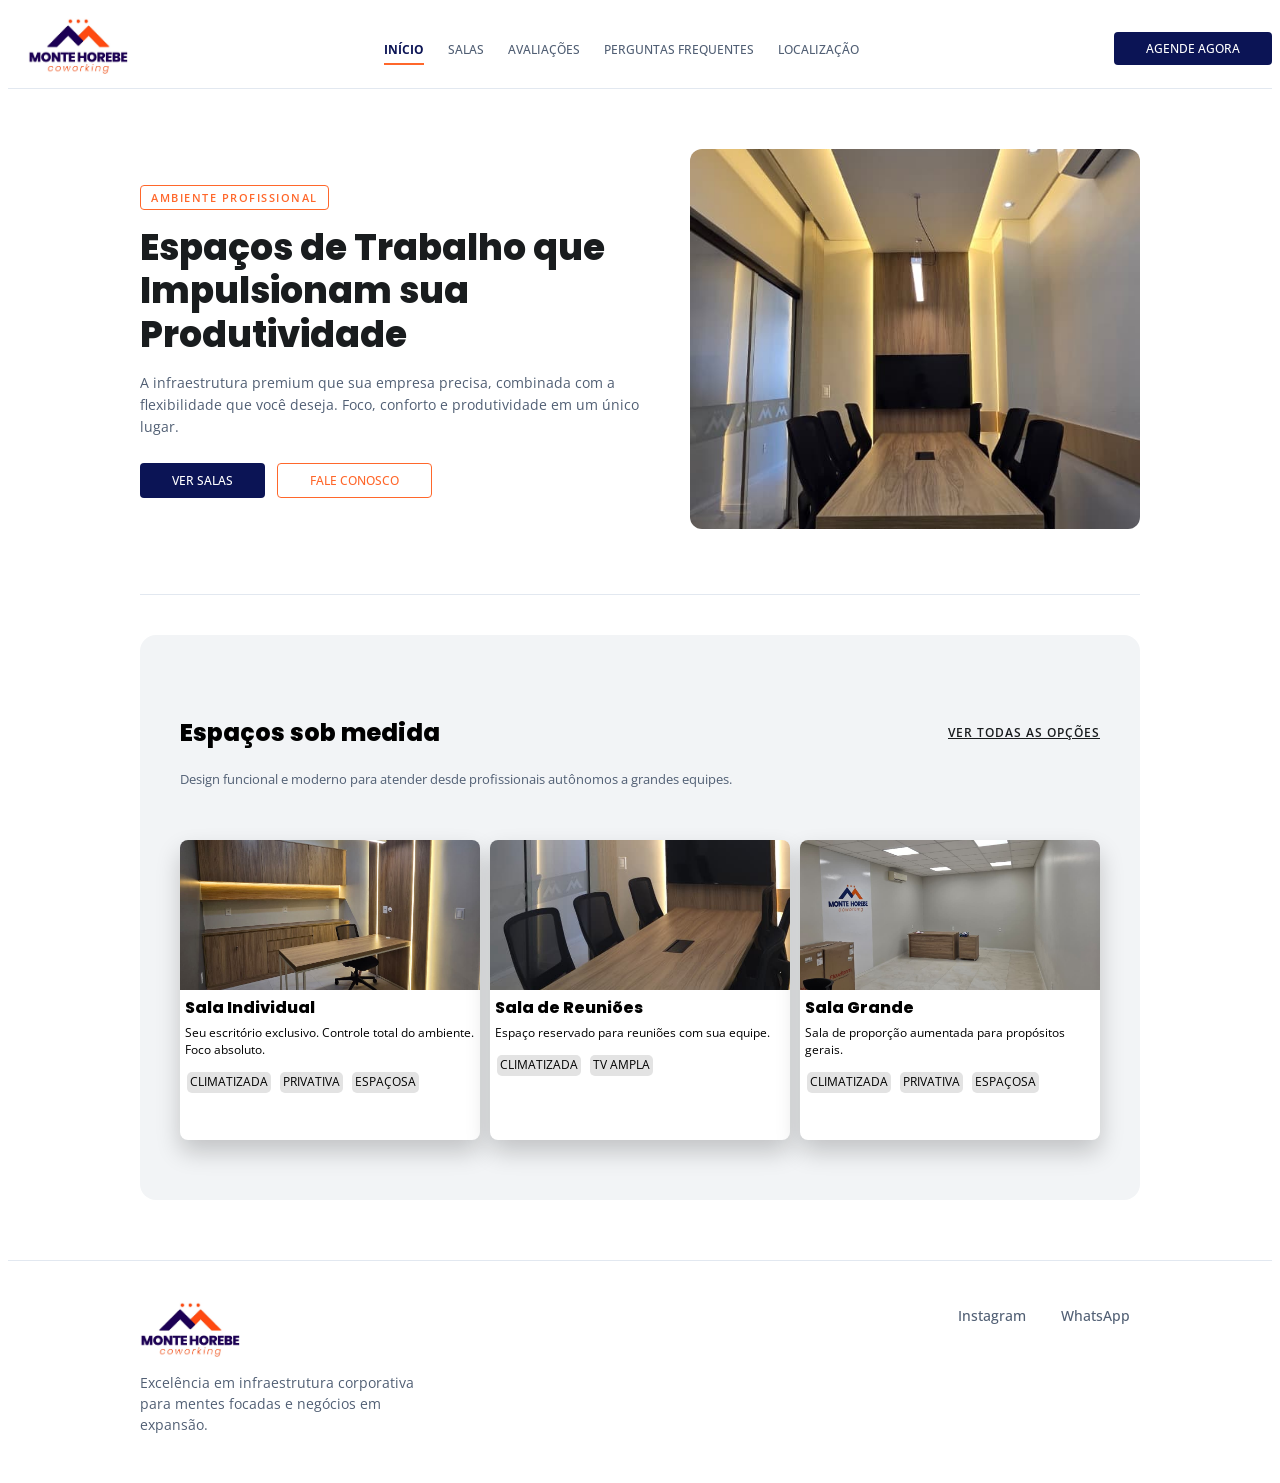
<file: index.html>
<!doctype html>
<html lang="pt-BR">
  <head>
    <meta charset="utf-8" />
    <meta name="viewport" content="width=device-width, initial-scale=1.0" />
    <title>Monte Horebe - Espaços de Trabalho para Produtividade</title>
    <link rel="stylesheet" href="css/main.css" />
  </head>

  <body>
    <nav class="navbar">
      <div class="navbar-container">
        <div class="brand">
          <img src="assets/logo.png" alt="logo monte-horebe" />
        </div>

        <button class="menu-toggle" aria-label="Menu">&#9776;</button>
        <div class="nav-links">
          <a href="#" class="nav-link active">Início</a>
          <a href="salas.html" class="nav-link">Salas</a>
          <a href="avaliacoes.html" class="nav-link">Avaliações</a>
          <a href="faq.html" class="nav-link">Perguntas frequentes</a>
          <a href="localizacao.html" class="nav-link">Localização</a>
        </div>

        <div class="nav-actions">
          <a href="https://wa.me/5588997080220" class="btn-primary"
            >Agende agora</a
          >
        </div>
      </div>
    </nav>

    <div class="container-principal">
      <div class="container-hero">
        <div class="title-hero">
          <span class="badge-hero">AMBIENTE PROFISSIONAL</span>
          <h1>Espaços de Trabalho que Impulsionam sua Produtividade</h1>
          <p>
            A infraestrutura premium que sua empresa precisa, combinada com a
            flexibilidade que você deseja. Foco, conforto e produtividade em um
            único lugar.
          </p>
          <div class="hero-actions">
            <a href="salas.html" class="btn-primary">VER SALAS</a>
            <a href="https://wa.me/5588997080220" class="btn-secondary"
              >FALE CONOSCO</a
            >
          </div>
        </div>

        <div class="container-image-hero">
          <img src="assets/sala-reunioes-4.jpeg" alt="space coworking" />
        </div>
      </div>

      <section class="section-salas section-salas-preview">
        <div class="title-salas">
          <h2>Espaços sob medida</h2>
          <a href="salas.html">VER TODAS AS OPÇÕES</a>
        </div>
        <p class="subtitle-salas">
          Design funcional e moderno para atender desde profissionais autônomos
          a grandes equipes.
        </p>

        <div class="container-salas">
          <a href="salas.html" class="card-sala">
            <img src="assets/sala-individual-3.jpeg" alt="Sala Individual" />
            <div class="info-sala">
              <h3>Sala Individual</h3>
              <p>
                Seu escritório exclusivo. Controle total do ambiente. Foco
                absoluto.
              </p>
              <div class="card-sala-beneficios">
                <p>CLIMATIZADA</p>
                <p>PRIVATIVA</p>
                <p>ESPAÇOSA</p>
              </div>
            </div>
          </a>

          <a href="salas.html" class="card-sala">
            <img src="assets/sala-reunioes-2.jpeg" alt="Sala de Reuniões" />
            <div class="info-sala">
              <h3>Sala de Reuniões</h3>
              <p>Espaço reservado para reuniões com sua equipe.</p>
              <div class="card-sala-beneficios">
                <p>CLIMATIZADA</p>
                <p>TV AMPLA</p>
              </div>
            </div>
          </a>

          <a href="salas.html" class="card-sala">
            <img src="assets/sala-grande-1.jpeg" alt="Sala Grande" />
            <div class="info-sala">
              <h3>Sala Grande</h3>
              <p>Sala de proporção aumentada para propósitos gerais.</p>
              <div class="card-sala-beneficios">
                <p>CLIMATIZADA</p>
                <p>PRIVATIVA</p>
                <p>ESPAÇOSA</p>
              </div>
            </div>
          </a>
        </div>
      </section>
    </div>

    <footer class="footer">
      <div class="footer-container">
        <div class="footer-top">
          <div class="footer-brand">
            <img src="assets/logo.png" alt="logo monte-horebe" />
            <p>
              Excelência em infraestrutura corporativa para mentes focadas e
              negócios em expansão.
            </p>
          </div>
          <div class="footer-links">
            <a href="https://www.instagram.com/coworking_mh" class="nav-link"
              >Instagram</a
            >
            <a href="https://wa.me/5588997080220" class="nav-link">WhatsApp</a>
          </div>
        </div>
      </div>
    </footer>

    <script src="js/script.js"></script>
    <script>
      document.querySelector('.menu-toggle').addEventListener('click', function() {
        document.querySelector('.nav-links').classList.toggle('open');
      });
    </script>
  </body>
</html>
</file>
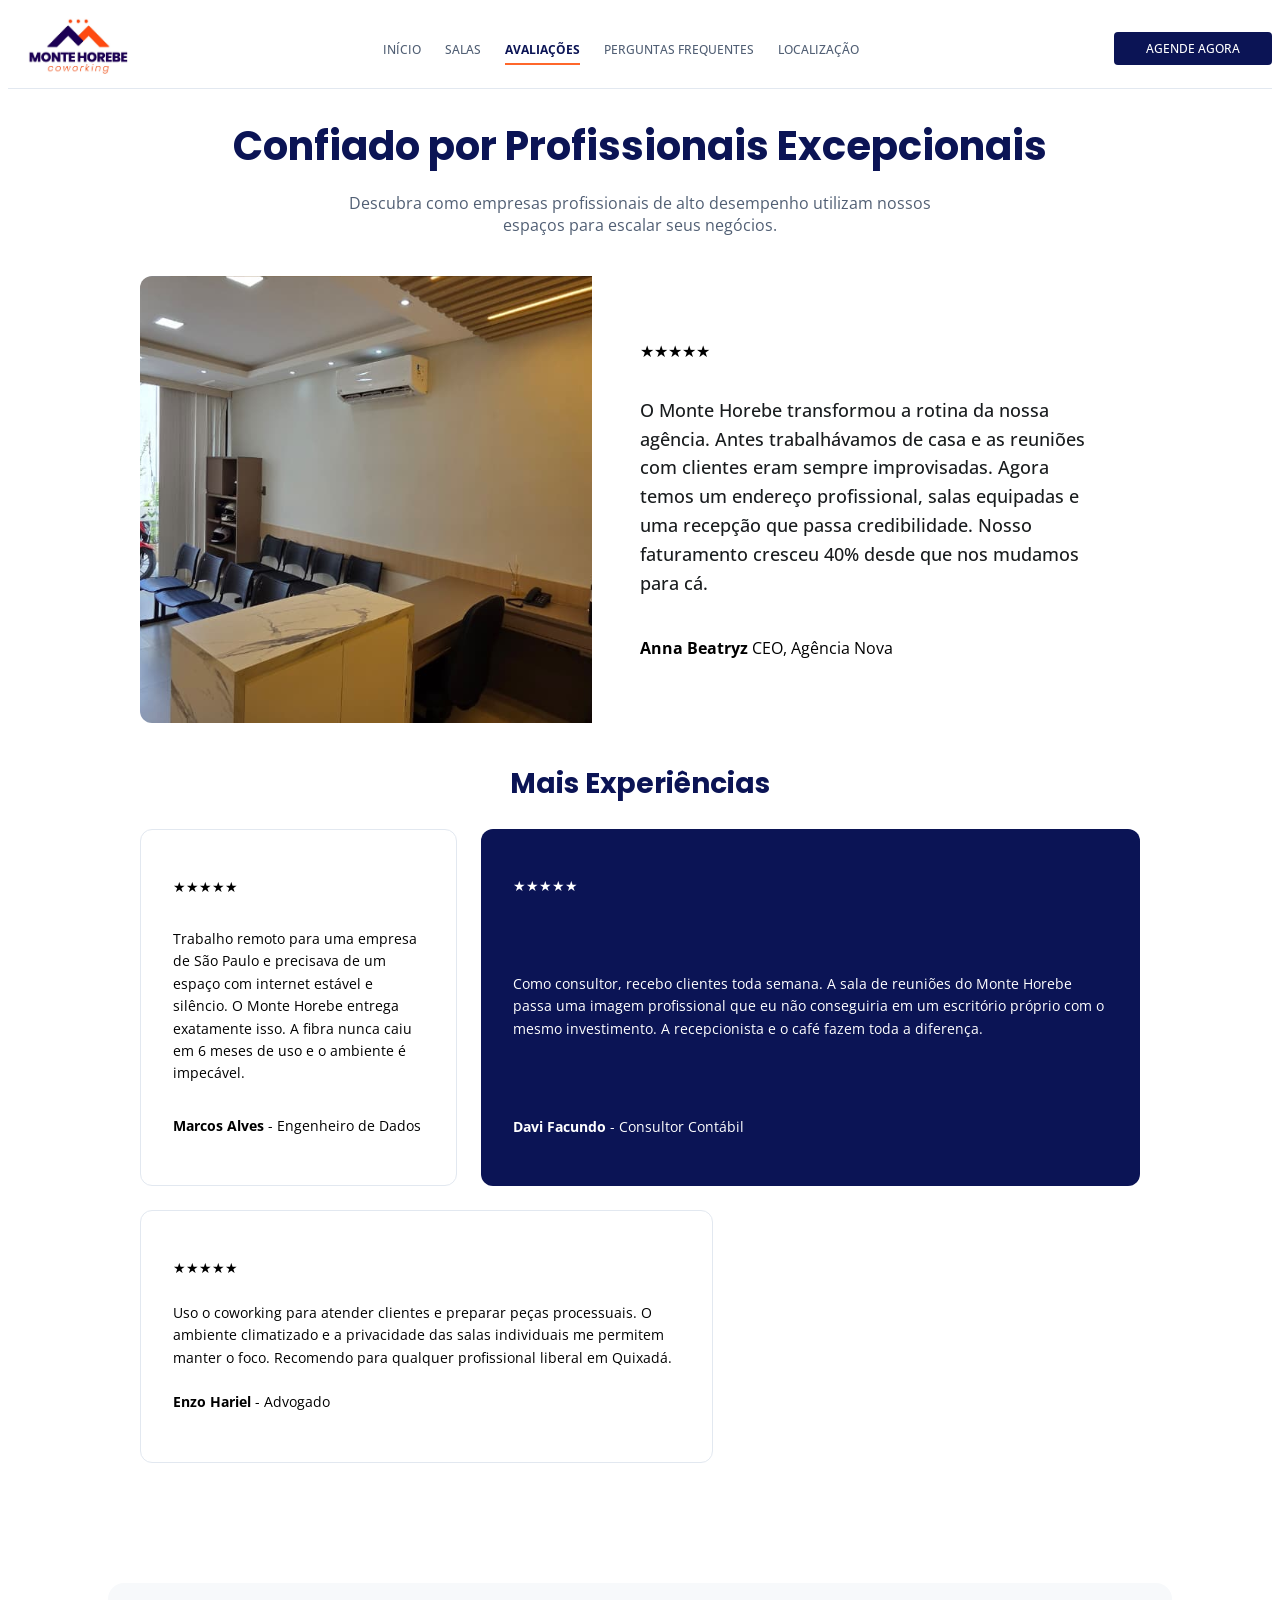
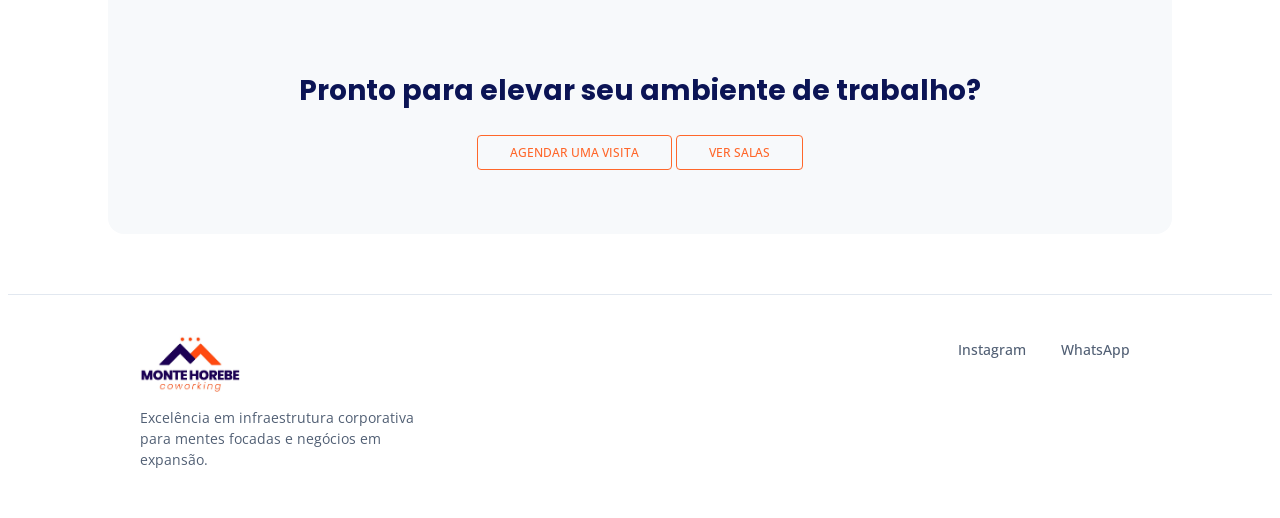
<file: avaliacoes.html>
<!doctype html>
<html lang="pt-BR">
  <head>
    <meta charset="utf-8" />
    <meta name="viewport" content="width=device-width, initial-scale=1.0" />
    <title>Coworking - Espaços de Trabalho para Produtividade</title>
    <link rel="stylesheet" href="css/main.css" />
  </head>
  <body>
    <nav class="navbar">
      <div class="navbar-container">
        <div class="brand">
          <img src="assets/logo.png" alt="logo monte-horebe" />
        </div>

        <button class="menu-toggle" aria-label="Menu">&#9776;</button>
        <div class="nav-links">
          <a href="index.html" class="nav-link">Início</a>
          <a href="salas.html" class="nav-link">Salas</a>
          <a href="#" class="nav-link active">Avaliações</a>
          <a href="faq.html" class="nav-link">Perguntas frequentes</a>
          <a href="localizacao.html" class="nav-link">Localização</a>
        </div>

        <div class="nav-actions">
          <a href="https://wa.me/5588997080220" class="btn-primary"
            >Agende agora</a
          >
        </div>
      </div>
    </nav>

    <div class="avaliacoes">
      <h1>Confiado por Profissionais Excepcionais</h1>
      <p>
        Descubra como empresas profissionais de alto desempenho utilizam nossos
        espaços para escalar seus negócios.
      </p>
      <div class="depoimento-destaque">
        <div class="depoimento-destaque-content">
          <p class="estrelas">★★★★★</p>
          <p class="texto-depoimento">
            O Monte Horebe transformou a rotina da nossa agência. Antes
            trabalhávamos de casa e as reuniões com clientes eram sempre
            improvisadas. Agora temos um endereço profissional, salas equipadas
            e uma recepção que passa credibilidade. Nosso faturamento cresceu
            40% desde que nos mudamos para cá.
          </p>
          <p class="autor-depoimento">
            <strong>Anna Beatryz</strong> <span>CEO, Agência Nova</span>
          </p>
        </div>
      </div>
      <h2>Mais Experiências</h2>
      <div class="depoimento-grid">
        <div class="depoimento">
          <p>★★★★★</p>
          <p>
            Trabalho remoto para uma empresa de São Paulo e precisava de um
            espaço com internet estável e silêncio. O Monte Horebe entrega
            exatamente isso. A fibra nunca caiu em 6 meses de uso e o ambiente é
            impecável.
          </p>
          <p><strong>Marcos Alves</strong> - Engenheiro de Dados</p>
        </div>
        <div class="depoimento">
          <p>★★★★★</p>
          <p>
            Como consultor, recebo clientes toda semana. A sala de reuniões do
            Monte Horebe passa uma imagem profissional que eu não conseguiria em
            um escritório próprio com o mesmo investimento. A recepcionista e o
            café fazem toda a diferença.
          </p>
          <p><strong>Davi Facundo</strong> - Consultor Contábil</p>
        </div>
        <div class="depoimento">
          <p>
            ★★★★★<br /><br />
            Uso o coworking para atender clientes e preparar peças processuais.
            O ambiente climatizado e a privacidade das salas individuais me
            permitem manter o foco. Recomendo para qualquer profissional liberal
            em Quixadá.<br /><br />
            <strong>Enzo Hariel</strong> - Advogado
          </p>
        </div>
      </div>
      <div class="avaliacoes-cta">
        <h2>Pronto para elevar seu ambiente de trabalho?</h2>
        <a href="https://wa.me/5588997080220" class="btn-primary"
          >Agendar uma Visita</a
        >
        <a href="salas.html" class="btn-primary">Ver Salas</a>
      </div>
    </div>
    <footer class="footer">
      <div class="footer-container">
        <div class="footer-top">
          <div class="footer-brand">
            <img src="assets/logo.png" alt="logo monte-horebe" />
            <p>
              Excelência em infraestrutura corporativa para mentes focadas e
              negócios em expansão.
            </p>
          </div>
          <div class="footer-links">
            <a href="https://www.instagram.com/coworking_mh" class="nav-link"
              >Instagram</a
            >
            <a href="https://wa.me/5588997080220" class="nav-link">WhatsApp</a>
          </div>
        </div>
      </div>
    </footer>
    <script>
      document
        .querySelector(".menu-toggle")
        .addEventListener("click", function () {
          document.querySelector(".nav-links").classList.toggle("open");
        });
    </script>
  </body>
</html>
</file>
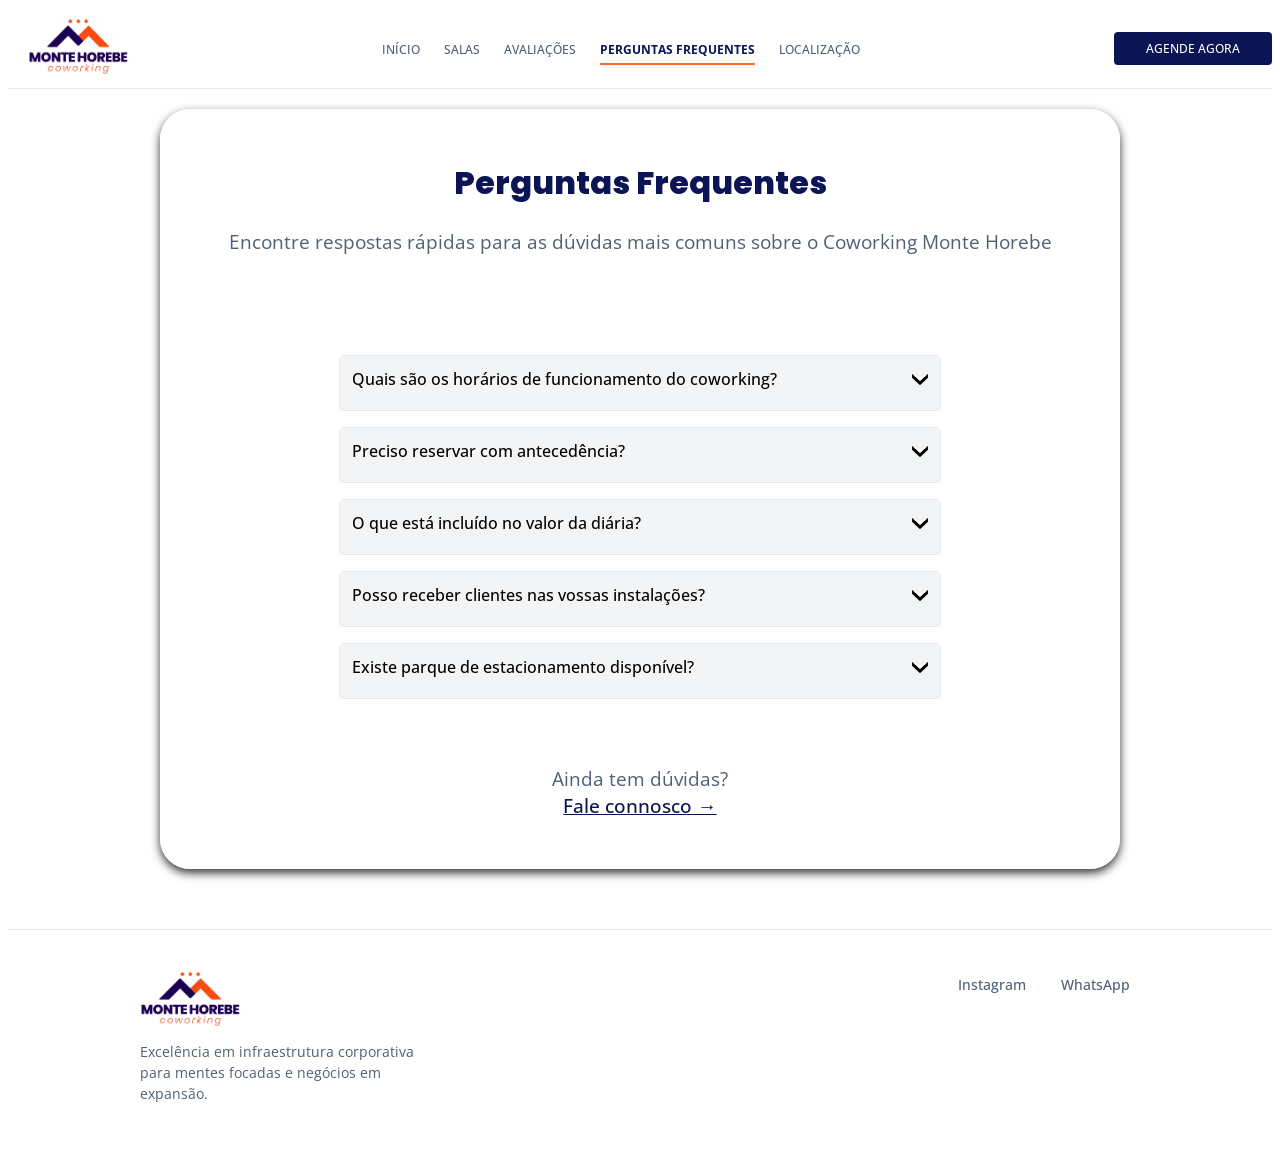
<file: faq.html>
<!DOCTYPE html>
<html lang="pt-BR">
<head>
    <meta charset="utf-8">
    <meta name="viewport" content="width=device-width, initial-scale=1.0">
    <title>Coworking - Espaços de Trabalho para Produtividade</title>
    <link rel="stylesheet" href="css/main.css">
</head>
<body class="faq-page">

    <nav class="navbar">
        <div class="navbar-container">
            <div class="brand">
                <img src="assets/logo.png" alt="logo monte-horebe">
            </div>

            <button class="menu-toggle" aria-label="Menu">&#9776;</button>
            <div class="nav-links">
                <a href="index.html" class="nav-link">Início</a>
                <a href="salas.html" class="nav-link">Salas</a>
                <a href="avaliacoes.html" class="nav-link">Avaliações</a>
                <a href="#" class="nav-link active">Perguntas frequentes</a>
                <a href="localizacao.html" class="nav-link">Localização</a>
            </div>

            <div class="nav-actions">
                <a href="https://wa.me/5588997080220" class="btn-primary">Agende agora</a>
            </div>
        </div>
    </nav>

    <div class="faq">
        <h1>Perguntas Frequentes</h1>
        <p>Encontre respostas rápidas para as dúvidas mais comuns sobre o Coworking Monte Horebe</p>

        <div class="faq-list">
            <details>
                <summary>Quais são os horários de funcionamento do coworking?</summary>
                <p>O Coworking Monte Horebe funciona de segunda a sexta-feira, das 8:00 às 18:00. Aos sábados, estamos abertos das 8:00 às 12:00. Fechado aos domingos.</p>
            </details>
            <details>
                <summary>Preciso reservar com antecedência?</summary>
                <p>Recomendamos reservar com antecedência para garantir a disponibilidade, especialmente para salas de reunião e auditório. No entanto, também aceitamos reservas próximas ao horário desejado, a depender da disponibilidade.</p>
            </details>
            <details>
                <summary>O que está incluído no valor da diária?</summary>
                <p>A diária inclui acesso ao espaço de trabalho reservado, internet de alta velocidade, atendimento por recepcionista, e uso das áreas comuns. Salas de reunião e auditório podem ter custos adicionais.</p>
            </details>
            <details>
                <summary>Posso receber clientes nas vossas instalações?</summary>
                <p>Sim, você pode receber clientes em nossas instalações. Temos salas de reunião e auditório disponíveis para reserva, garantindo um ambiente profissional para suas reuniões.</p>
            </details>
            <details>
                <summary>Existe parque de estacionamento disponível?</summary>
                <p>Sim, oferecemos estacionamento gratuito para nossos clientes. O espaço é limitado, servindo apenas para motocicletas, então recomendamos chegar cedo para garantir uma vaga.</p>
            </details>
            
        </div>
        <div class="faq-doubts">
            <p>Ainda tem dúvidas? <br><a href="localizacao.html" class="footer-link">Fale connosco →</a></p>
        </div>
    </div>
    <footer class="footer">
        <div class="footer-container">
            <div class="footer-top">
                <div class="footer-brand">
                    <img src="assets/logo.png" alt="logo monte-horebe">
                    <p>Excelência em infraestrutura corporativa para mentes focadas e negócios em expansão.</p>
                </div>
                <div class="footer-links">
                    <a href="https://www.instagram.com/coworking_mh" class="nav-link">Instagram</a>
                    <a href="https://wa.me/5588997080220" class="nav-link">WhatsApp</a>
                </div>
            </div>
        </div>
    </footer>
    <script>
        document.querySelector('.menu-toggle').addEventListener('click', function() {
            document.querySelector('.nav-links').classList.toggle('open');
        });
    </script>
</body>
</html>
</file>
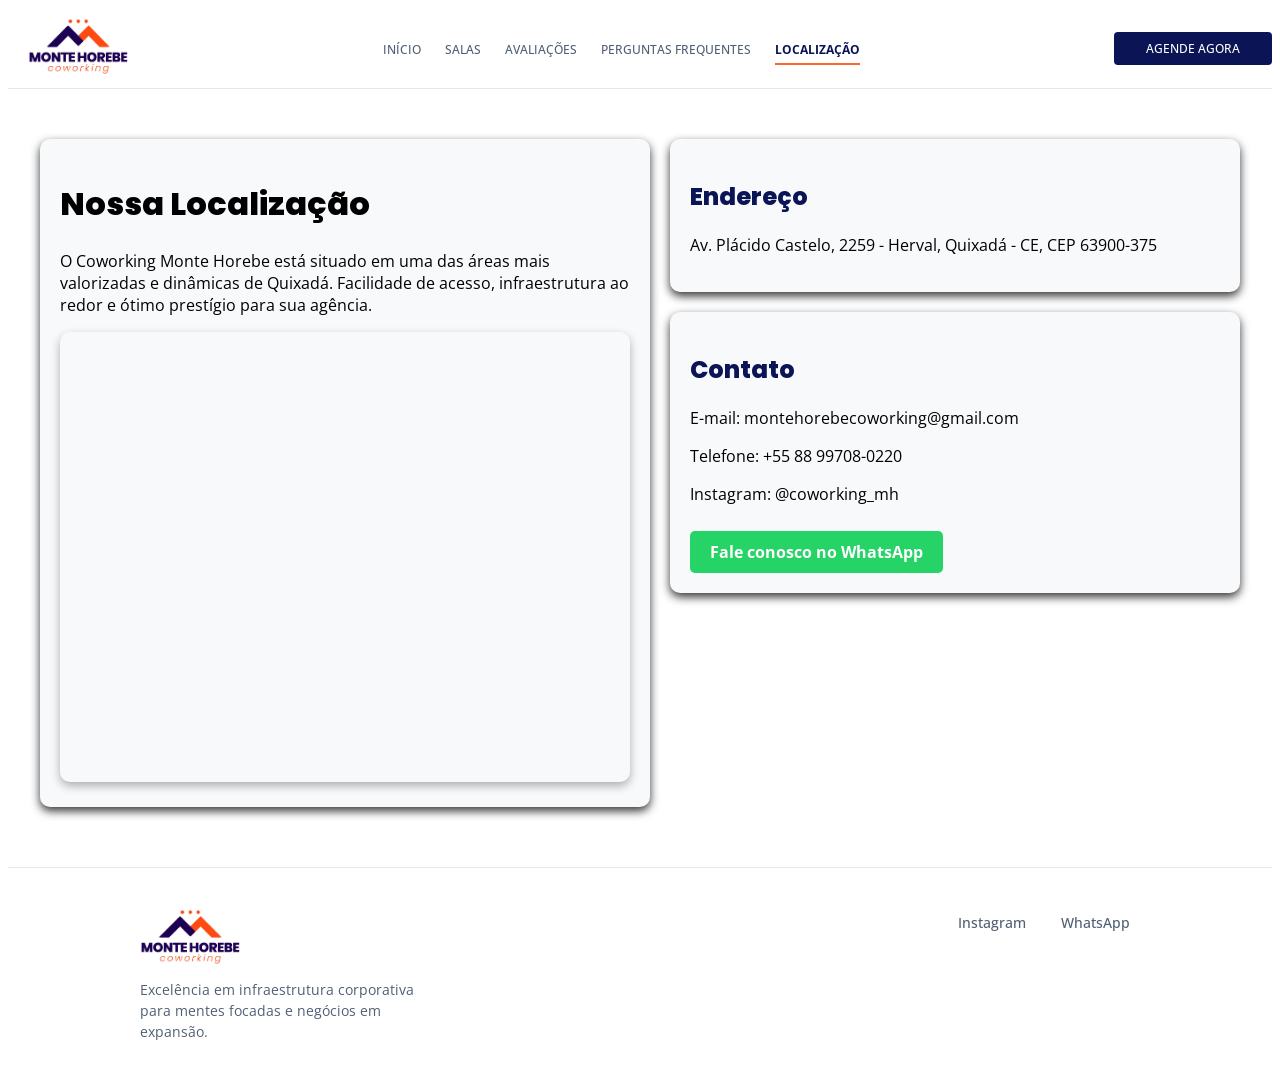
<file: localizacao.html>
<!DOCTYPE html>
<html lang="pt-BR">
<head>
    <meta charset="utf-8">
    <meta name="viewport" content="width=device-width, initial-scale=1.0">
    <title>Coworking - Espaços de Trabalho para Produtividade</title>
    <link rel="stylesheet" href="css/main.css">
</head>
<body class="localizacao-page">

    <nav class="navbar">
        <div class="navbar-container">
            <div class="brand">
                <img src="assets/logo.png" alt="logo monte-horebe">
            </div>

            <button class="menu-toggle" aria-label="Menu">&#9776;</button>
            <div class="nav-links">
                <a href="index.html" class="nav-link">Início</a>
                <a href="salas.html" class="nav-link">Salas</a>
                <a href="avaliacoes.html" class="nav-link">Avaliações</a>
                <a href="faq.html" class="nav-link">Perguntas frequentes</a>
                <a href="#" class="nav-link active">Localização</a>
            </div>

            <div class="nav-actions">
                <a href="https://wa.me/5588997080220" class="btn-primary">Agende agora</a>
            </div>
        </div>
    </nav>

    <div class="localizacao-layout">
        <div class="adress">
            <h1>Nossa Localização</h1>
            <p>O Coworking Monte Horebe está situado em uma das áreas mais valorizadas e
                dinâmicas de
                Quixadá. Facilidade de acesso, infraestrutura ao redor e ótimo prestígio para sua
                agência.</p>
            <div class="map">
                <iframe src="https://www.google.com/maps/embed?pb=!1m18!1m12!1m3!1d3974.8415405480673!2d-39.018818024281494!3d-4.965994550721321!2m3!1f0!2f0!3f0!3m2!1i1024!2i768!4f13.1!3m3!1m2!1s0x7be9fbbd56c28c3%3A0x93b0bf85813475a6!2sAv.%20Pl%C3%A1cido%20Castelo%2C%202259%20-%20Herval%2C%20Quixad%C3%A1%20-%20CE%2C%2063900-375!5e0!3m2!1spt-BR!2sbr!4v1781900255950!5m2!1spt-BR!2sbr" 
                    width="600" 
                    height="450" 
                    style="border:0;" 
                    allowfullscreen="" 
                    loading="lazy" 
                    referrerpolicy="no-referrer-when-downgrade">
                </iframe>
            </div>
        </div>
        <div class="info">
            <div class="info-adress">
                <h2>Endereço</h2>
                <p>Av. Plácido Castelo, 2259 - Herval, Quixadá - CE, CEP 63900-375</p>
            </div>
            <div class="info-contact">
                <h2>Contato</h2>
                <p>E-mail: <a href="montehorebecoworking@gmail.com">montehorebecoworking@gmail.com</a></p>
                <p>Telefone: <a href="tel:+5588997080220">+55 88 99708-0220</a></p>
                <p>Instagram: <a href="https://www.instagram.com/coworking_mh?utm_source=ig_web_button_share_sheet&igsh=ZDNlZDc0MzIxNw==">@coworking_mh</a></p>
                <a href="https://wa.me/5588997080220" class="btn-whatsapp">Fale conosco no WhatsApp</a>
                

            </div>
        </div>
    </div>
    <footer class="footer">
        <div class="footer-container">
            <div class="footer-top">
                <div class="footer-brand">
                    <img src="assets/logo.png" alt="logo monte-horebe">
                    <p>Excelência em infraestrutura corporativa para mentes focadas e negócios em expansão.</p>
                </div>
                <div class="footer-links">
                    <a href="https://www.instagram.com/coworking_mh" class="nav-link">Instagram</a>
                    <a href="https://wa.me/5588997080220" class="nav-link">WhatsApp</a>
                </div>
            </div>
        </div>
    </footer>
    <script>
        document.querySelector('.menu-toggle').addEventListener('click', function() {
            document.querySelector('.nav-links').classList.toggle('open');
        });
    </script>
</body>
</html>
</file>
<file: css/main.css>
@import url("https://fonts.googleapis.com/css2?family=Poppins:wght@800&family=Open+Sans:wght@400;700&display=swap");

:root {
  --primary: #0b1455;
  --on-primary: #ffffff;
  --secondary: #515f74;
  --surface-container-lowest: #ffffff;
  --surface-container-low: #f2f4f6;
  --surface-container-high: #e6e8ea;
  --surface: #f7f9fb;
  --on-surface: #191c1e;
  --on-surface-variant: #45464d;
  --slate-border: #e2e8f0;
  --tertiary: #000000;
  --tertiary-container: #0b1455;
  --whatsapp-green: #25d366;
  --primary-fixed-dim: #bec6e0;
  --surface-tint: #565e74;
  --accent: #ff672b;

  --margin-sm: 8px;
  --margin-md: 16px;
  --margin-lg: 32px;
  --gutter: 24px;
  --section-gap-mobile: 64px;
  --section-gap-desktop: 120px;
  --container-max: 1200px;

  --beneficios: rgb(227, 227, 227);
}

body {
  font-family: "Open Sans", sans-serif;
}

h1,
h2,
h3 {
  font-family: "Poppins", sans-serif;
  font-weight: 800;
}

a {
  text-decoration: none;
  color: inherit;
}

.navbar {
  background-color: var(--surface-container-lowest);
  position: sticky;
  top: 0;
  border-bottom: 1px solid var(--slate-border);
  width: 100%;
  z-index: 100;
}

.menu-toggle {
  display: none;
  background: none;
  border: none;
  font-size: 24px;
  cursor: pointer;
  color: var(--on-surface);
  padding: 8px;
}

.navbar-container {
  display: flex;
  justify-content: space-between;
  align-items: center;
  height: 80px;
}

.brand img {
  width: 100px;
  margin-left: 20px;
}

.nav-link {
  font-size: 12px;
  font-weight: 500;
  text-transform: uppercase;
  color: var(--secondary);
  margin: 10px;
  transition:
    color 0.2s,
    opacity 0.2s;
}

.nav-link.active {
  color: var(--primary);
  font-weight: 700;
  border-bottom: 2px solid var(--accent);
  padding-bottom: 5px;
}

.nav-link:hover {
  color: var(--accent);
  font-weight: 200;
  opacity: 0.8;
}

.faq {
  background-color: rgba(255, 255, 255, 0.8);
  padding: 30px;
  border-radius: 30px;
  box-shadow: 0 4px 10px rgba(0, 0, 0, 0.8);
  width: 80%;
  max-width: 900px;
  margin: 20px auto;
}

.faq h1 {
  font-size: 2rem;
  text-align: center;
  margin-top: 20px;
  color: var(--primary);
}

.faq p {
  font-size: 1.2rem;
  text-align: center;
  margin-top: 10px;
  color: var(--secondary);
}

.faq-list {
  margin-top: 100px;
  text-align: center;
  flex-direction: column;
  display: flex;
}

.faq-list details {
  background-color: var(--surface-container-low);
  border: 1px solid var(--slate-border);
  border-radius: 5px;
  margin-bottom: var(--margin-md);
  margin-left: auto;
  margin-right: auto;
  width: 100%;
  max-width: 600px;
  text-align: left;
}

.faq-doubts {
  margin-top: 50px;
  text-align: center;
}

.faq-doubts p {
  font-size: 1.2rem;
  color: var(--secondary);
}

.faq-doubts a {
  color: var(--primary);
  font-weight: 500;
  text-decoration: underline;
}

.localizacao-layout {
  display: flex;
  gap: 20px;
  max-width: 1200px;
  margin: 50px auto;
  align-items: flex-start;
}

.adress {
  flex: 1;
  min-width: 300px;
  background-color: var(--surface);
  gap: 100px;
  border-radius: 10px;
  padding: 20px;
  box-shadow: 0 4px 10px rgba(0, 0, 0, 0.8);
}

.info {
  flex: 1;
  min-width: 300px;
}

.map iframe {
  width: 100%;
  border-radius: 10px;
  box-shadow: 0 4px 10px rgba(0, 0, 0, 0.3);
}

.info-adress,
.info-contact {
  margin-bottom: 20px;
  background-color: var(--surface);
  gap: 100px;
  border-radius: 10px;
  padding: 20px;
  box-shadow: 0 4px 10px rgba(0, 0, 0, 0.8);
}

.info-adress h2,
.info-contact h2 {
  color: var(--primary);
}

.info-contact a.btn-whatsapp {
  display: inline-block;
  margin-top: 10px;
  padding: 10px 20px;
  background-color: #25d366;
  color: #fff;
  text-decoration: none;
  border-radius: 5px;
  font-weight: bold;
}

.info-contact a.btn-whatsapp:hover {
  background-color: #1da851;
}

.btn-primary {
  background-color: var(--primary);
  color: var(--on-primary);
  padding: var(--margin-sm) var(--margin-lg);
  border-radius: 4px;
  font-size: 12px;
  font-weight: 500;
  text-transform: uppercase;
  transition:
    background-color 0.2s,
    transform 0.1s;
  display: inline-flex;
  align-items: center;
  justify-content: center;
  border: none;
  cursor: pointer;
}

.btn-primary:hover {
  background-color: var(--tertiary-container);
  transform: scale(1.05);
}

.container-principal {
  display: flex;
  flex-wrap: wrap;
  margin: 0 auto;
  width: 80%;
  max-width: 1000px;
}

.section-salas {
  display: flex;
  flex-wrap: wrap;
  justify-content: space-between;
  justify-self: center;
  padding: 30px;
  width: 100%;
}

.title-salas {
  display: flex;
  flex-direction: row;
  justify-content: space-between;
  align-items: center;
  width: 100%;
}

.title-salas h1 {
  font-size: 24px;
  width: 85%;
}

.title-salas p {
  margin-top: 0;
  font-size: 12px;
  width: 60%;
}

.container-salas {
  display: flex;
  flex-wrap: wrap;
  justify-content: space-around;
  justify-self: center;
  gap: 20px 10px;
  margin-top: 20px;
  width: 100%;
}

.info-sala {
  display: flex;
  flex-direction: column;
  padding: 5px;
}

.card-sala {
  box-shadow: 0 12px 24px rgba(0, 0, 0, 0.2);
  display: flex;
  flex-direction: column;
  width: 250px;
  height: 300px;
  transition:
    transform 0.3s ease,
    box-shadow 0.3s ease;
  cursor: pointer;
}

.card-sala:hover {
  transform: translateY(-10px);
  box-shadow: 0 12px 24px rgba(0, 0, 0, 0.2);
}

.card-sala h1 {
  font-size: 16px;
}

.card-sala p {
  margin-top: 0;
  font-size: 12px;
}

.card-sala img {
  width: 250px;
  height: 150px;
  object-fit: cover;
  object-position: 80% 65%;
}

.card-sala-beneficios {
  display: flex;
  flex-direction: row;
  flex-wrap: wrap;
  margin: 0;
  gap: 5px;
}

.card-sala-beneficios p {
  background-color: var(--beneficios);
  padding: 1px 3px 3px;
  border-radius: 5px;
  margin: 2px;
}

.modal-overlay {
  display: none;
  position: fixed;
  top: 0;
  left: 0;
  width: 100%;
  height: 100%;
  background-color: rgba(0, 0, 0, 0.6);
  z-index: 1000;
  justify-content: center;
  align-items: center;
}

.modal-overlay.active {
  display: flex;
}

.modal-content {
  background-color: var(--surface-container-lowest);
  width: 800px;
  height: 500px;
  border-radius: 8px;
  display: flex;
  flex-direction: row;
  overflow: hidden;
  position: relative;
  box-shadow: 0 12px 24px rgba(0, 0, 0, 0.3);
}

.modal-gallery {
  width: 50%;
  display: flex;
  flex-direction: column;
  background-color: var(--surface-container-low);
}

.modal-gallery > img {
  width: 100%;
  height: 350px;
  object-fit: cover;
}

.modal-thumbnails {
  display: flex;
  flex-direction: row;
  overflow-x: auto;
  padding: 10px;
  gap: 10px;
  height: 150px;
  align-items: center;
  box-sizing: border-box;
}

.modal-thumbnails::-webkit-scrollbar {
  height: 8px;
}

.modal-thumbnails::-webkit-scrollbar-thumb {
  background-color: var(--primary-fixed-dim);
  border-radius: 4px;
}

.modal-thumbnails img {
  width: 80px;
  height: 80px;
  object-fit: cover;
  border-radius: 4px;
  cursor: pointer;
  border: 2px solid transparent;
  transition: border-color 0.2s;
  flex-shrink: 0;
}

.modal-thumbnails img.active {
  border-color: var(--primary);
}

.modal-info {
  padding: var(--margin-lg);
  width: 50%;
  display: flex;
  flex-direction: column;
  overflow: hidden;
  box-sizing: border-box;
}

.modal-info h1 {
  font-size: 24px;
  color: var(--primary);
  margin-top: 0;
}

.modal-info p {
  font-size: 14px;
  color: var(--on-surface-variant);
  line-height: 1.5;
}

.modal-close {
  position: absolute;
  top: 15px;
  right: 20px;
  font-size: 24px;
  font-weight: bold;
  color: var(--primary);
  cursor: pointer;
  transition: color 0.2s;
  z-index: 10;
  background: rgba(255, 255, 255, 0.7);
  border-radius: 50%;
  width: 35px;
  height: 35px;
  display: flex;
  align-items: center;
  justify-content: center;
}

.modal-close:hover {
  background: rgba(255, 255, 255, 1);
}

@media (max-width: 850px) {
  .modal-content {
    flex-direction: column;
    width: 90%;
    height: 90vh;
  }
  .modal-gallery,
  .modal-info {
    width: 100%;
  }
  .modal-gallery > img {
    height: 250px;
  }
  .modal-thumbnails {
    height: 100px;
  }
  .modal-thumbnails img {
    width: 60px;
    height: 60px;
  }
}

.avaliacoes {
  width: 100%;
  max-width: var(--container-max);
  margin: 0 auto;
  box-sizing: border-box;
}

.avaliacoes h1 {
  font-size: 40px;
  font-weight: 700;
  text-align: center;
  color: var(--primary);
  margin-bottom: 16px;
}

.avaliacoes > p {
  font-size: 16px;
  color: var(--secondary);
  text-align: center;
  max-width: 600px;
  margin: 0 auto var(--margin-lg) auto;
}

.avaliacoes h2 {
  font-size: 28px;
  font-weight: 700;
  text-align: center;
  color: var(--primary);
}

.depoimento-destaque {
  display: flex;
  flex-direction: row;
  background-color: var(--surface-container-lowest);
  border: 1px solide var(--slate-border);
  border-radius: 12px;
  overflow: hidden;
  margin: 40px auto;
  max-width: 1000px;
}

.depoimento-destaque::before {
  content: "";
  flex: 1;
  min-width: 45%;
  background-image: url("../images/escritorio.jpeg");
  background-size: cover;
  background-position: center;
}

.depoimento-destaque-content {
  flex: 1;
  padding: 48px;
  display: flex;
  flex-direction: column;
  justify-content: center;
}

.depoimento-destaque p:nth-of-type(2) {
  font-size: 18px;
  line-height: 1.6;
  color: var(--on-surface);
  font-weight: 500;
  margin-bottom: 24px;
}

.depoimento-grid {
  display: grid;
  grid-template-columns: repeat(12, 1fr);
  gap: var(--gutter);
  max-width: 1000px;
  margin: 0 auto;
}

.depoimento {
  background-color: var(--surface-container-lowest);
  border: 1px solid var(--slate-border);
  border-radius: 12px;
  padding: 32px;
  display: flex;
  flex-direction: column;
  justify-content: space-between;
  box-sizing: border-box;
}

.depoimento:nth-child(1) {
  grid-column: span 4;
}

.depoimento:nth-child(2) {
  grid-column: span 8;
  background-color: var(--primary);
  color: #ffffff;
  border: none;
}

.depoimento:nth-child(3) {
  grid-column: span 7;
  display: flex;
  flex-direction: row;
  gap: 20px;
  align-items: center;
}

.depoimento:nth-child(4) {
  grid-column: span 5;
}

.depoimento p {
  font-size: 14px;
  line-height: 1.6;
  margin-bottom: 16px;
}

.depoimento-card-preto p {
  font-size: 20px;
  font-weight: 500;
}

.avaliacoes-cta {
  text-align: center;
  background-color: var(--surface);
  padding: 64px var(--margin-lg);
  border-radius: 16px;
  max-width: 1000px;
  margin: var(--section-gap-desktop) auto 0 auto;
}
.avaliacoes-cta .avaliacoes-cta h2 {
  font-size: 28px;
  margin-top: 0;
  margin-bottom: 24px;
}

.avaliacoes-cta .btn-primary:hover {
  background-color: var(--primary);
}

.avaliacoes-cta a.btn-primary {
  background-color: transparent;
  color: var(--accent);
  border: 1px solid var(--accent);
}

.avaliacoes-cta a.btn-primary:hover {
  background-color: var(--surface-container-high);
}

.footer {
  background-color: var(--surface-container-lowest);
  border-top: 1px solid var(--slate-border);
  width: 100%;
  padding: 40px 0;
  margin-top: 60px;
}

.footer-container {
  width: 80%;
  max-width: 1000px;
  margin: 0 auto;
  display: flex;
  flex-direction: column;
}

.footer-top {
  display: flex;
  justify-content: space-between;
  align-items: flex-start;
  flex-wrap: wrap;
  gap: 30px;
}

.footer-brand {
  max-width: 300px;
}

.footer-brand img {
  width: 100px;
}

.footer-brand p {
  font-size: 14px;
  color: var(--secondary);
  line-height: 1.5;
  margin: 10px 0 0 0;
}

.footer-links {
  display: flex;
  flex-wrap: wrap;
  gap: 15px;
  align-items: center;
}

.footer-links .nav-link {
  text-transform: none;
  font-size: 14px;
  font-weight: 500;
  margin: 5px 10px;
}

@media (max-width: 768px) {
  .footer-top {
    flex-direction: column;
    align-items: flex-start;
  }
  .footer-links {
    flex-direction: column;
    align-items: flex-start;
    gap: 10px;
  }
  .footer-links .nav-link {
    margin: 0;
  }
}

.container-hero {
  display: flex;
  justify-content: space-between;
  align-items: center;
  gap: 40px;
  padding: 60px 0;
  border-bottom: 1px solid var(--slate-border);
  width: 100%;
}

.title-hero {
  max-width: 50%;
  display: flex;
  flex-direction: column;
  gap: 16px;
}

.badge-hero {
  display: inline-block;
  font-size: 11px;
  font-weight: 600;
  letter-spacing: 1.5px;
  text-transform: uppercase;
  border: 1px solid var(--accent);
  border-radius: 4px;
  padding: 4px 10px;
  width: fit-content;
  color: var(--accent);
}

.title-hero h1 {
  font-size: 36px;
  line-height: 1.2;
  color: var(--on-surface);
  margin: 0;
}

.title-hero p {
  font-size: 14px;
  color: var(--secondary);
  line-height: 1.6;
  margin: 0;
}

.hero-actions {
  display: flex;
  gap: 12px;
  margin-top: 8px;
}

.container-image-hero {
  flex: 1;
  max-width: 45%;
}

.container-image-hero img {
  width: 100%;
  height: 380px;
  object-fit: cover;
  border-radius: 12px;
}

.subtitle-salas {
  font-size: 13px;
  color: var(--secondary);
  margin: 0 0 32px 0;
}

.title-salas a {
  font-size: 12px;
  font-weight: 600;
  text-transform: uppercase;
  letter-spacing: 1px;
  color: var(--on-surface);
  text-decoration: underline;
}

.card-sala h3 {
  font-size: 16px;
  margin: 0 0 4px 0;
}

.btn-secondary {
  background-color: transparent;
  color: var(--accent);
  padding: var(--margin-sm) var(--margin-lg);
  border-radius: 4px;
  font-size: 12px;
  font-weight: 500;
  text-transform: uppercase;
  transition:
    background-color 0.2s,
    transform 0.1s;
  display: inline-flex;
  align-items: center;
  justify-content: center;
  border: 1px solid var(--accent);
  cursor: pointer;
}

.btn-secondary:hover {
  background-color: var(--surface-container-high);
  transform: scale(1.05);
}

.section-salas-preview {
  background-color: var(--surface-container-low);
  border-radius: 16px;
  padding: 60px 40px;
  margin-top: 40px;
  box-sizing: border-box;
}

.section-salas-preview .container-salas {
  flex-wrap: nowrap;
  justify-content: space-between;
}

.section-salas-preview .card-sala {
  flex: 1;
  min-width: 0;
  background-color: var(--surface-container-lowest);
  border-radius: 8px;
  overflow: hidden;
}

.section-salas-preview .card-sala img {
  width: 100%;
  height: 150px;
  object-fit: cover;
}

a.card-sala {
  color: inherit;
  text-decoration: none;
}

@media (max-width: 768px) {
  .menu-toggle {
    display: block;
  }

  .navbar-container {
    flex-wrap: wrap;
    height: auto;
    padding: 12px 0;
  }

  .nav-links {
    display: none;
    flex-direction: column;
    width: 100%;
    padding: 12px 20px;
    gap: 8px;
    order: 3;
  }

  .nav-links.open {
    display: flex;
  }

  .nav-actions {
    display: none;
  }

  .container-hero {
    flex-direction: column;
    text-align: center;
    padding: 32px 0;
    gap: 24px;
  }

  .title-hero {
    max-width: 100%;
    align-items: center;
  }

  .container-image-hero {
    max-width: 100%;
  }

  .container-image-hero img {
    height: 250px;
  }

  .hero-actions {
    justify-content: center;
  }

  .container-principal {
    width: 92%;
  }

  .section-salas-preview {
    padding: 32px 16px;
  }

  .section-salas-preview .container-salas {
    flex-wrap: wrap;
  }

  .section-salas-preview .card-sala {
    flex: none;
    width: 100%;
  }

  .card-sala {
    width: 100%;
  }

  .card-sala img {
    width: 100%;
  }

  .title-salas {
    flex-direction: column;
    align-items: flex-start;
    gap: 8px;
  }

  .title-salas p {
    width: 100%;
    text-align: left;
  }

  .localizacao-layout {
    flex-direction: column;
    margin: 20px auto;
    padding: 0 16px;
    box-sizing: border-box;
    width: 100%;
  }

  .adress,
  .info {
    min-width: 0;
    width: 100%;
    box-sizing: border-box;
  }

  .info-adress,
  .info-contact {
    box-sizing: border-box;
  }

  .map iframe {
    max-width: 100%;
    height: 300px;
  }

  .faq {
    width: 95%;
    padding: 15px;
  }

  .faq-list details {
    max-width: 100%;
  }

  .depoimento-grid {
    grid-template-columns: 1fr;
  }

  .depoimento:nth-child(1),
  .depoimento:nth-child(2),
  .depoimento:nth-child(3),
  .depoimento:nth-child(4) {
    grid-column: span 1;
  }

  .depoimento:nth-child(3) {
    flex-direction: column;
  }

  .depoimento-destaque {
    flex-direction: column;
  }

  .depoimento-destaque::before {
    min-height: 200px;
    min-width: 100%;
  }

  .avaliacoes {
    padding: 0 16px;
  }

  .avaliacoes h1 {
    font-size: 28px;
  }
}

/*Details e summary estilização para seção FAQ*/

details {
  max-width: 60ch;
  transition: transform 0.5s ease, background-color 0.5s ease;

    &[open] summary::after {
        rotate: -180deg;
    }
}

details:hover {
  transform: scale(1.02);
}

summary {
  display: flex;
  align-items: center;
  justify-content: space-between;
  gap: 1rem;


  background-color: var(--surface-container-low);
  cursor: pointer;
  font-weight: 500;
  margin-block-end: 0.5rem;
  padding: 0.75rem;
  
      &::marker,
      &::-webkit-details-marker {
          display: none;
      }
  
  &::after {
    --shape-chevron-width: 1rem;
    --s: calc(var(--shape-chevron-width) / 4);

    content: "";
    aspect-ratio: 7/5;
    background: currentColor;
    clip-path: polygon(0 0, 0 var(--s), 50% 100%, 100% var(--s), 100% 0, 50% calc(100% - var(--s)));
    flex-shrink: 0;
    width: var(--shape-chevron-width);

          rotate: 0deg;
          transition: rotate 0.35s ease;
  }
}

summary:hover {
  padding: 0.85rem;
}
</file>
